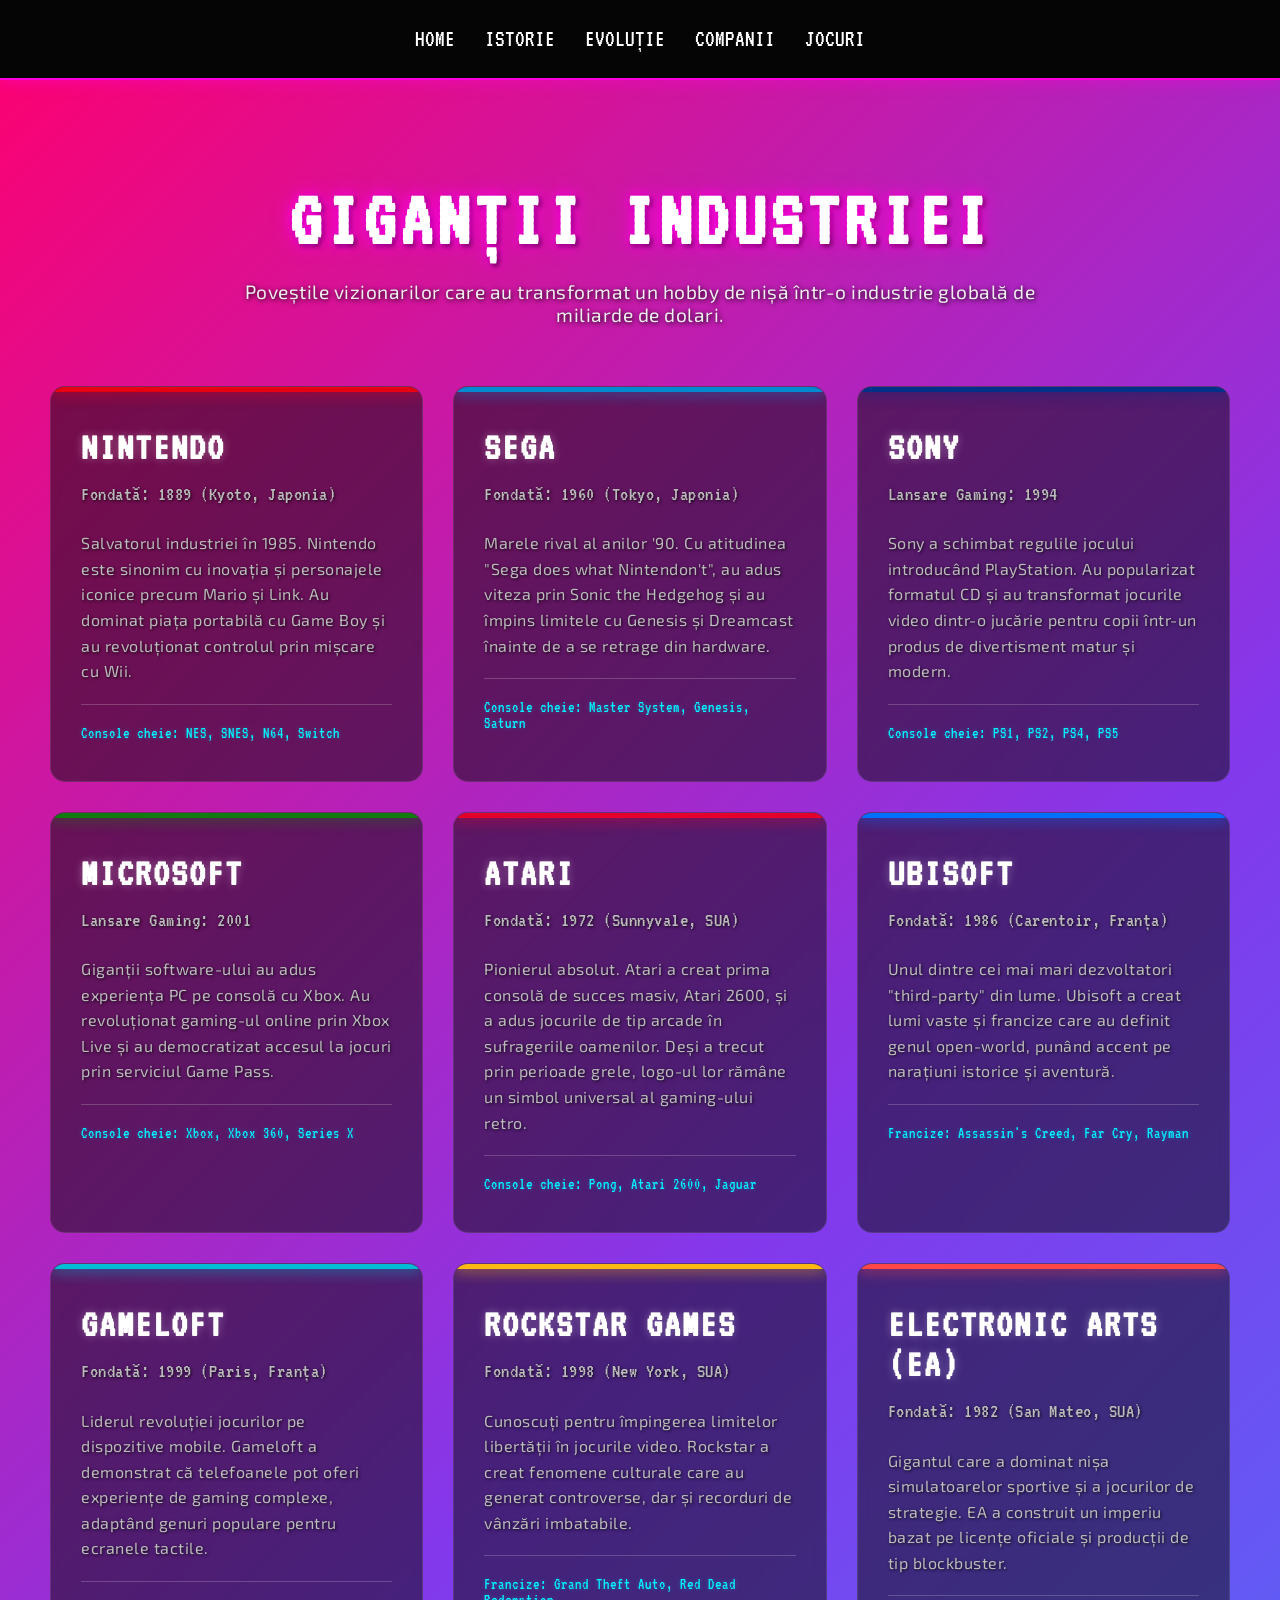
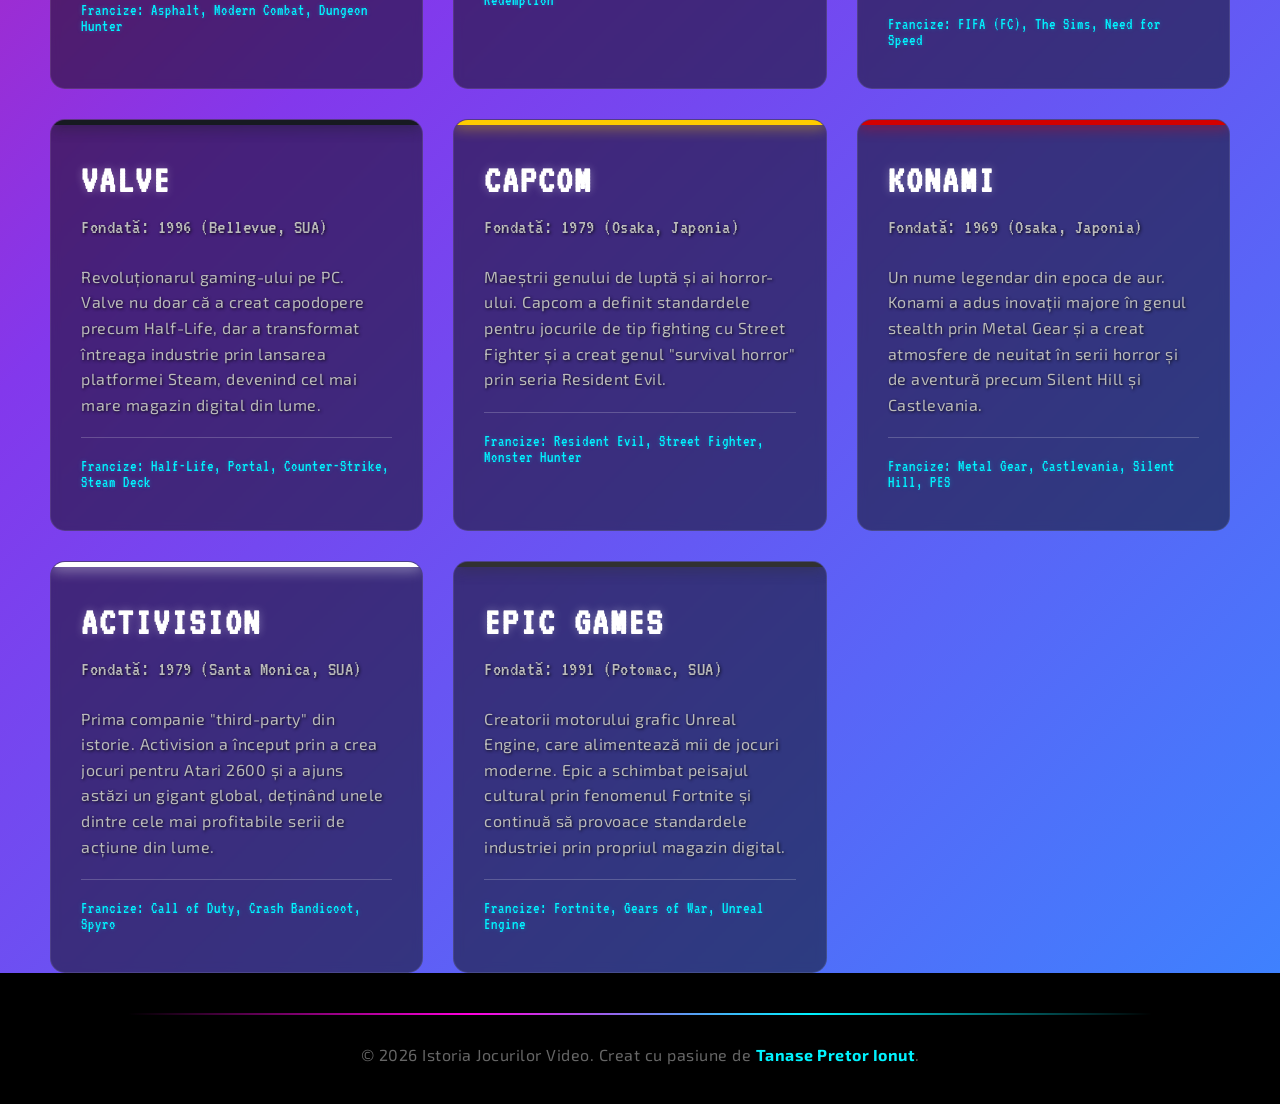
<file: html/companies.html>
<!doctype html>
<html lang="en">
  <head>
    <meta charset="UTF-8" />
    <meta name="viewport" content="width=device-width, initial-scale=1.0" />
    <title>Jocuri video</title>
    <link rel="stylesheet" href="../css/style.css" />
    <link rel="stylesheet" href="../css/companies.css" />
    <link
      rel="icon"
      type="image/svg+xml"
      href="../img/favicon-gaming.svg"
    />
  </head>

  <body>
    <header>
      <nav>
        <ul class="nav-link">
          <li><a href="../index.html">Home</a></li>
          <li><a href="history.html">Istorie</a></li>
          <li><a href="evolution.html">Evoluție</a></li>
          <li><a href="companies.html">Companii</a></li>
          <li><a href="games.html">Jocuri</a></li>
        </ul>
      </nav>
    </header>

    <main>
      <header class="companies-header">
        <h1>Giganții Industriei</h1>
        <p>
          Poveștile vizionarilor care au transformat un hobby de nișă într-o
          industrie globală de miliarde de dolari.
        </p>
      </header>

      <section class="companies-grid">
        <!-- Nintendo -->
        <div class="company-card nintendo">
          <div class="brand-line"></div>
          <h2>
            <a
              href="https://www.nintendo.com/us/?srsltid=AfmBOoqhW30DgfsHtsDU3REc0HG-0K6KBYF6Yn6KBvGPvL6pcNY02AjZ"
              >Nintendo</a
            >
          </h2>
          <p class="founding">Fondată: 1889 (Kyoto, Japonia)</p>
          <p>
            Salvatorul industriei în 1985. Nintendo este sinonim cu inovația și
            personajele iconice precum Mario și Link. Au dominat piața portabilă
            cu Game Boy și au revoluționat controlul prin mișcare cu Wii.
          </p>
          <div class="notable-gear">Console cheie: NES, SNES, N64, Switch</div>
        </div>

        <!-- Sega -->
        <div class="company-card sega">
          <div class="brand-line"></div>
          <h2><a href="https://www.sega.com">SEGA</a></h2>
          <p class="founding">Fondată: 1960 (Tokyo, Japonia)</p>
          <p>
            Marele rival al anilor '90. Cu atitudinea "Sega does what
            Nintendon't", au adus viteza prin Sonic the Hedgehog și au împins
            limitele cu Genesis și Dreamcast înainte de a se retrage din
            hardware.
          </p>
          <div class="notable-gear">
            Console cheie: Master System, Genesis, Saturn
          </div>
        </div>

        <!-- Sony -->
        <div class="company-card sony">
          <div class="brand-line"></div>
          <h2><a href="https://www.sony.com/en/">Sony</a></h2>
          <p class="founding">Lansare Gaming: 1994</p>
          <p>
            Sony a schimbat regulile jocului introducând PlayStation. Au
            popularizat formatul CD și au transformat jocurile video dintr-o
            jucărie pentru copii într-un produs de divertisment matur și modern.
          </p>
          <div class="notable-gear">Console cheie: PS1, PS2, PS4, PS5</div>
        </div>

        <!-- Microsoft -->
        <div class="company-card microsoft">
          <div class="brand-line"></div>
          <h2><a href="https://www.microsoft.com/ro-ro">Microsoft</a></h2>
          <p class="founding">Lansare Gaming: 2001</p>
          <p>
            Giganții software-ului au adus experiența PC pe consolă cu Xbox. Au
            revoluționat gaming-ul online prin Xbox Live și au democratizat
            accesul la jocuri prin serviciul Game Pass.
          </p>
          <div class="notable-gear">
            Console cheie: Xbox, Xbox 360, Series X
          </div>
        </div>

        <!-- Atari -->
        <div class="company-card atari">
          <div class="brand-line"></div>
          <h2><a href="https://atari.com">Atari</a></h2>
          <p class="founding">Fondată: 1972 (Sunnyvale, SUA)</p>
          <p>
            Pionierul absolut. Atari a creat prima consolă de succes masiv,
            Atari 2600, și a adus jocurile de tip arcade în sufrageriile
            oamenilor. Deși a trecut prin perioade grele, logo-ul lor rămâne un
            simbol universal al gaming-ului retro.
          </p>
          <div class="notable-gear">
            Console cheie: Pong, Atari 2600, Jaguar
          </div>
        </div>

        <!-- Ubisoft -->
        <div class="company-card ubisoft">
          <div class="brand-line"></div>
          <h2><a href="https://www.ubisoft.com/en-gb">Ubisoft</a></h2>
          <p class="founding">Fondată: 1986 (Carentoir, Franța)</p>
          <p>
            Unul dintre cei mai mari dezvoltatori "third-party" din lume.
            Ubisoft a creat lumi vaste și francize care au definit genul
            open-world, punând accent pe narațiuni istorice și aventură.
          </p>
          <div class="notable-gear">
            Francize: Assassin's Creed, Far Cry, Rayman
          </div>
        </div>

        <!-- Gameloft -->
        <div class="company-card gameloft">
          <div class="brand-line"></div>
          <h2><a href="https://www.gameloft.com">Gameloft</a></h2>
          <p class="founding">Fondată: 1999 (Paris, Franța)</p>
          <p>
            Liderul revoluției jocurilor pe dispozitive mobile. Gameloft a
            demonstrat că telefoanele pot oferi experiențe de gaming complexe,
            adaptând genuri populare pentru ecranele tactile.
          </p>
          <div class="notable-gear">
            Francize: Asphalt, Modern Combat, Dungeon Hunter
          </div>
        </div>

        <!-- Rockstar Games -->
        <div class="company-card rockstar">
          <div class="brand-line"></div>
          <h2><a href="https://www.rockstargames.com">Rockstar Games</a></h2>
          <p class="founding">Fondată: 1998 (New York, SUA)</p>
          <p>
            Cunoscuți pentru împingerea limitelor libertății în jocurile video.
            Rockstar a creat fenomene culturale care au generat controverse, dar
            și recorduri de vânzări imbatabile.
          </p>
          <div class="notable-gear">
            Francize: Grand Theft Auto, Red Dead Redemption
          </div>
        </div>

        <!-- Electronic Arts (EA) -->
        <div class="company-card ea">
          <div class="brand-line"></div>
          <h2><a href="https://www.ea.com">Electronic Arts (EA)</a></h2>
          <p class="founding">Fondată: 1982 (San Mateo, SUA)</p>
          <p>
            Gigantul care a dominat nișa simulatoarelor sportive și a jocurilor
            de strategie. EA a construit un imperiu bazat pe licențe oficiale și
            producții de tip blockbuster.
          </p>
          <div class="notable-gear">
            Francize: FIFA (FC), The Sims, Need for Speed
          </div>
        </div>

        <!-- Valve -->
        <div class="company-card valve">
          <div class="brand-line"></div>
          <h2><a href="https://valve.com">Valve</a></h2>
          <p class="founding">Fondată: 1996 (Bellevue, SUA)</p>
          <p>
            Revoluționarul gaming-ului pe PC. Valve nu doar că a creat
            capodopere precum Half-Life, dar a transformat întreaga industrie
            prin lansarea platformei Steam, devenind cel mai mare magazin
            digital din lume.
          </p>
          <div class="notable-gear">
            Francize: Half-Life, Portal, Counter-Strike, Steam Deck
          </div>
        </div>

        <!-- Capcom -->
        <div class="company-card capcom">
          <div class="brand-line"></div>
          <h2><a href="https://www.capcom.com">Capcom</a></h2>
          <p class="founding">Fondată: 1979 (Osaka, Japonia)</p>
          <p>
            Maeștrii genului de luptă și ai horror-ului. Capcom a definit
            standardele pentru jocurile de tip fighting cu Street Fighter și a
            creat genul "survival horror" prin seria Resident Evil.
          </p>
          <div class="notable-gear">
            Francize: Resident Evil, Street Fighter, Monster Hunter
          </div>
        </div>

        <!-- Konami -->
        <div class="company-card konami">
          <div class="brand-line"></div>
          <h2><a href="https://www.konami.com/en/">Konami</a></h2>
          <p class="founding">Fondată: 1969 (Osaka, Japonia)</p>
          <p>
            Un nume legendar din epoca de aur. Konami a adus inovații majore în
            genul stealth prin Metal Gear și a creat atmosfere de neuitat în
            serii horror și de aventură precum Silent Hill și Castlevania.
          </p>
          <div class="notable-gear">
            Francize: Metal Gear, Castlevania, Silent Hill, PES
          </div>
        </div>

        <!-- Activision -->
        <div class="company-card activision">
          <div class="brand-line"></div>
          <h2><a href="https://www.activision.com">Activision</a></h2>
          <p class="founding">Fondată: 1979 (Santa Monica, SUA)</p>
          <p>
            Prima companie "third-party" din istorie. Activision a început prin
            a crea jocuri pentru Atari 2600 și a ajuns astăzi un gigant global,
            deținând unele dintre cele mai profitabile serii de acțiune din
            lume.
          </p>
          <div class="notable-gear">
            Francize: Call of Duty, Crash Bandicoot, Spyro
          </div>
        </div>

        <!-- Epic Games -->
        <div class="company-card epic">
          <div class="brand-line"></div>
          <h2><a href="https://store.epicgames.com/en-US">Epic Games</a></h2>
          <p class="founding">Fondată: 1991 (Potomac, SUA)</p>
          <p>
            Creatorii motorului grafic Unreal Engine, care alimentează mii de
            jocuri moderne. Epic a schimbat peisajul cultural prin fenomenul
            Fortnite și continuă să provoace standardele industriei prin
            propriul magazin digital.
          </p>
          <div class="notable-gear">
            Francize: Fortnite, Gears of War, Unreal Engine
          </div>
        </div>
      </section>
    </main>
  </body>

  <footer class="main-footer">
    <div class="footer-line"></div>
    <p>
      © 2026 Istoria Jocurilor Video. Creat cu pasiune de
      <span>Tanase Pretor Ionut</span>.
    </p>
  </footer>
</html>
</file>
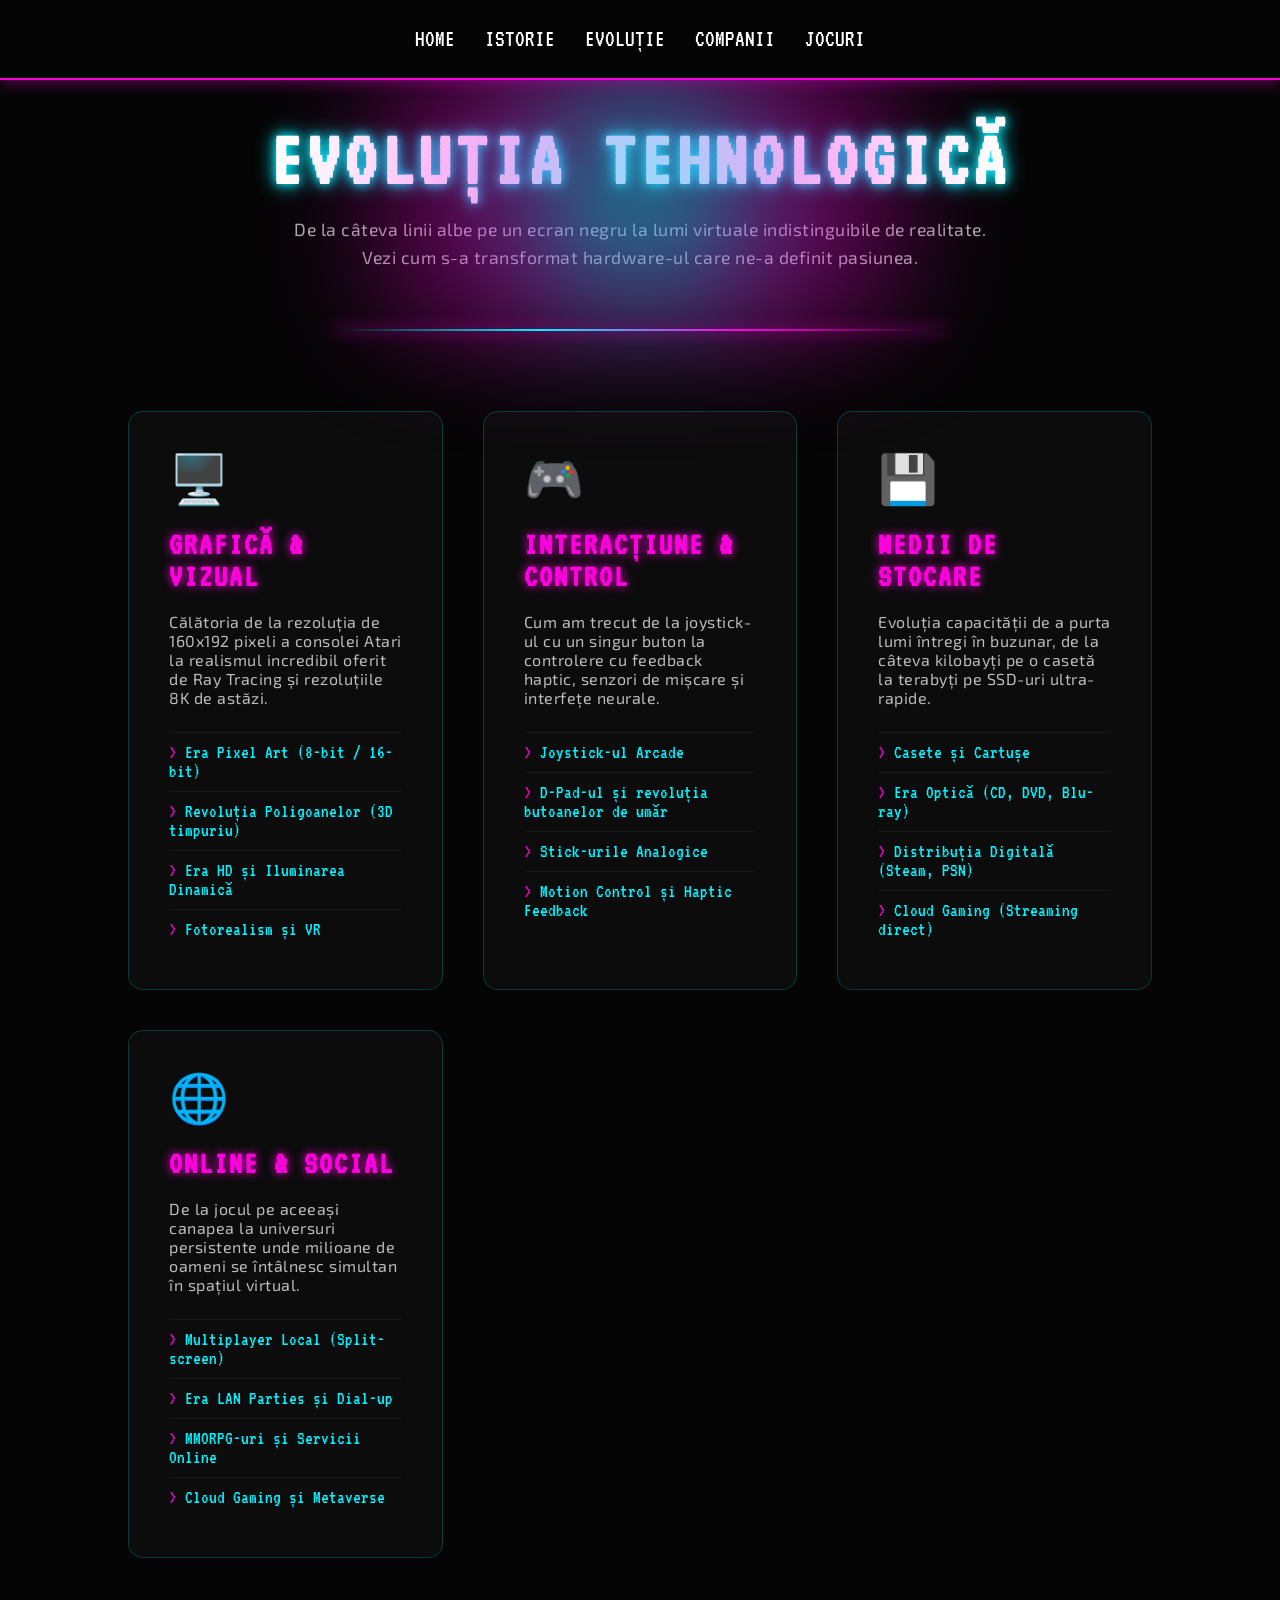
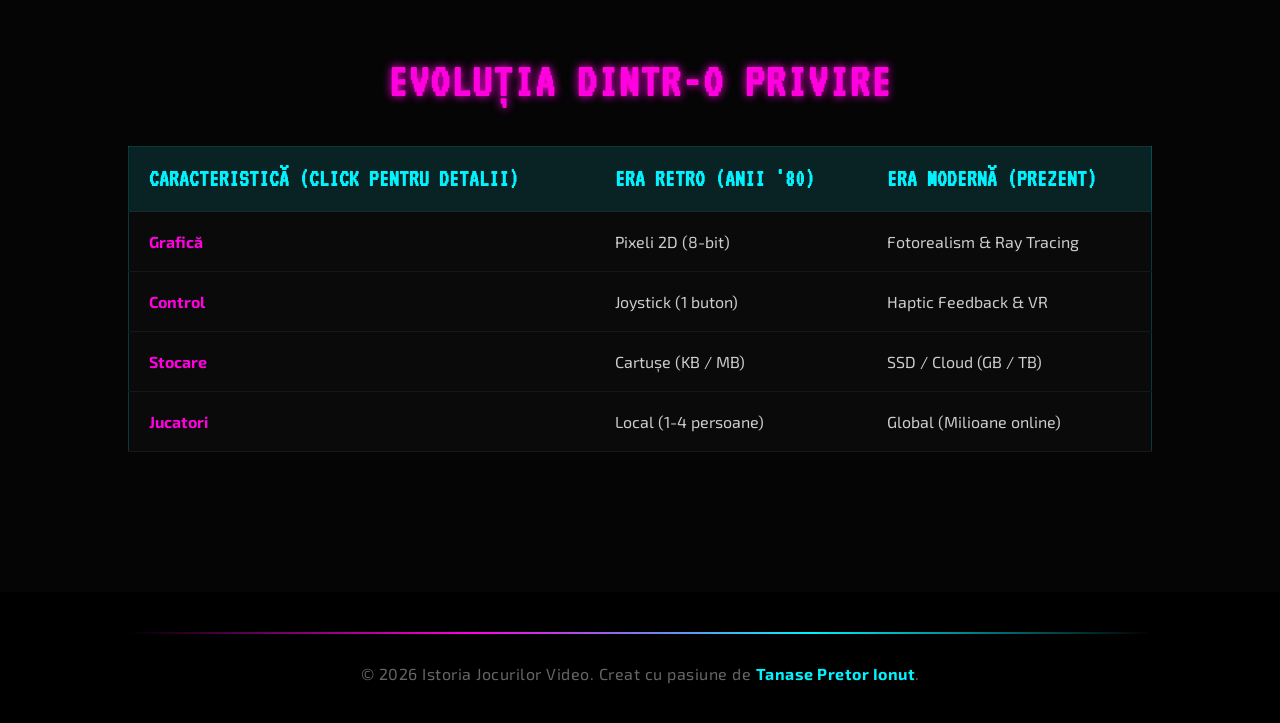
<file: html/evolution.html>
<!doctype html>
<html lang="en">
  <head>
    <meta charset="UTF-8" />
    <meta name="viewport" content="width=device-width, initial-scale=1.0" />
    <title>Jocuri video</title>
    <link rel="stylesheet" href="../css/style.css" />
    <link rel="stylesheet" href="../css/evolution.css" />
    <link
      rel="icon"
      type="image/svg+xml"
      href="../img/favicon-gaming.svg"
    />
  </head>

  <body>
    <header>
      <nav>
        <ul class="nav-link">
          <li><a href="../index.html">Home</a></li>
          <li><a href="history.html">Istorie</a></li>
          <li><a href="evolution.html">Evoluție</a></li>
          <li><a href="companies.html">Companii</a></li>
          <li><a href="games.html">Jocuri</a></li>
        </ul>
      </nav>
    </header>

    <main class="evolution-page">
      <header class="evolution-header">
        <h1>Evoluția Tehnologică</h1>
        <p>
          De la câteva linii albe pe un ecran negru la lumi virtuale
          indistinguibile de realitate. Vezi cum s-a transformat hardware-ul
          care ne-a definit pasiunea.
        </p>
      </header>

      <section class="evolution-grid">
        <!-- Grafică -->
        <div class="evo-card" id="evo-graphics">
          <div class="evo-icon">🖥️</div>
          <h2>Grafică & Vizual</h2>
          <p>
            Călătoria de la rezoluția de 160x192 pixeli a consolei Atari la
            realismul incredibil oferit de Ray Tracing și rezoluțiile 8K de
            astăzi.
          </p>
          <ul class="evo-list">
            <li>Era Pixel Art (8-bit / 16-bit)</li>
            <li>Revoluția Poligoanelor (3D timpuriu)</li>
            <li>Era HD și Iluminarea Dinamică</li>
            <li>Fotorealism și VR</li>
          </ul>
        </div>

        <!-- Controlere -->
        <div class="evo-card" id="evo-control">
          <div class="evo-icon">🎮</div>
          <h2>Interacțiune & Control</h2>
          <p>
            Cum am trecut de la joystick-ul cu un singur buton la controlere cu
            feedback haptic, senzori de mișcare și interfețe neurale.
          </p>
          <ul class="evo-list">
            <li>Joystick-ul Arcade</li>
            <li>D-Pad-ul și revoluția butoanelor de umăr</li>
            <li>Stick-urile Analogice</li>
            <li>Motion Control și Haptic Feedback</li>
          </ul>
        </div>

        <!-- Stocare -->
        <div class="evo-card" id="evo-storage">
          <div class="evo-icon">💾</div>
          <h2>Medii de Stocare</h2>
          <p>
            Evoluția capacității de a purta lumi întregi în buzunar, de la
            câteva kilobayți pe o casetă la terabyți pe SSD-uri ultra-rapide.
          </p>
          <ul class="evo-list">
            <li>Casete și Cartușe</li>
            <li>Era Optică (CD, DVD, Blu-ray)</li>
            <li>Distribuția Digitală (Steam, PSN)</li>
            <li>Cloud Gaming (Streaming direct)</li>
          </ul>
        </div>

        <!-- Online & Conectivitate -->
        <div class="evo-card" id="evo-online">
          <div class="evo-icon">🌐</div>
          <h2>Online & Social</h2>
          <p>
            De la jocul pe aceeași canapea la universuri persistente unde
            milioane de oameni se întâlnesc simultan în spațiul virtual.
          </p>
          <ul class="evo-list">
            <li>Multiplayer Local (Split-screen)</li>
            <li>Era LAN Parties și Dial-up</li>
            <li>MMORPG-uri și Servicii Online</li>
            <li>Cloud Gaming și Metaverse</li>
          </ul>
        </div>
      </section>

      <section class="comparison-section">
        <h2 class="comparison-title">Evoluția dintr-o privire</h2>
        <div class="table-container">
          <table class="comparison-table">
            <thead>
              <tr>
                <th>Caracteristică (Click pentru detalii)</th>
                <th>Era Retro (Anii '80)</th>
                <th>Era Modernă (Prezent)</th>
              </tr>
            </thead>
            <tbody>
              <tr>
                <td><a href="#evo-graphics" class="table-link">Grafică</a></td>
                <td>Pixeli 2D (8-bit)</td>
                <td>Fotorealism & Ray Tracing</td>
              </tr>
              <tr>
                <td><a href="#evo-control" class="table-link">Control</a></td>
                <td>Joystick (1 buton)</td>
                <td>Haptic Feedback & VR</td>
              </tr>
              <tr>
                <td><a href="#evo-storage" class="table-link">Stocare</a></td>
                <td>Cartușe (KB / MB)</td>
                <td>SSD / Cloud (GB / TB)</td>
              </tr>
              <tr>
                <td><a href="#evo-online" class="table-link">Jucatori</a></td>
                <td>Local (1-4 persoane)</td>
                <td>Global (Milioane online)</td>
              </tr>
            </tbody>
          </table>
        </div>
      </section>
    </main>

    <footer class="main-footer">
      <div class="footer-line"></div>
      <p>
        © 2026 Istoria Jocurilor Video. Creat cu pasiune de
        <span>Tanase Pretor Ionut</span>.
      </p>
    </footer>
  </body>
</html>
</file>
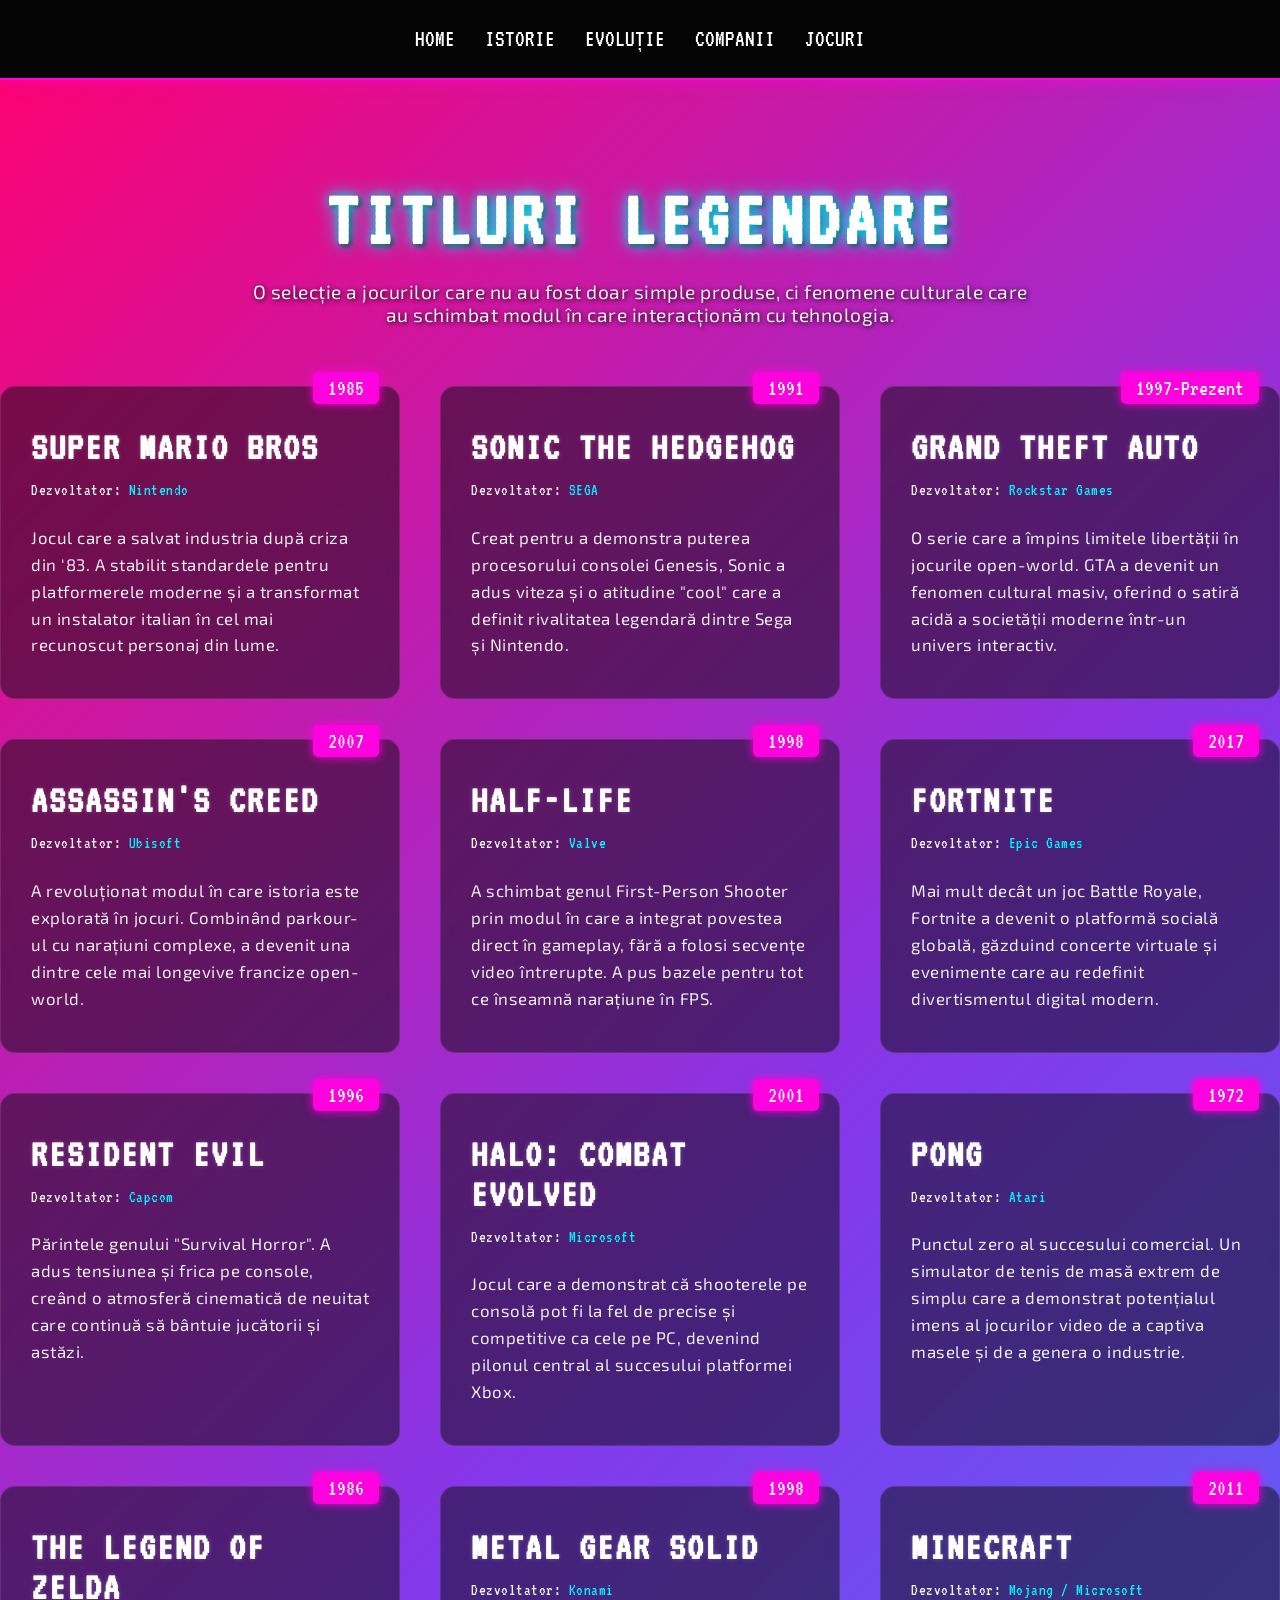
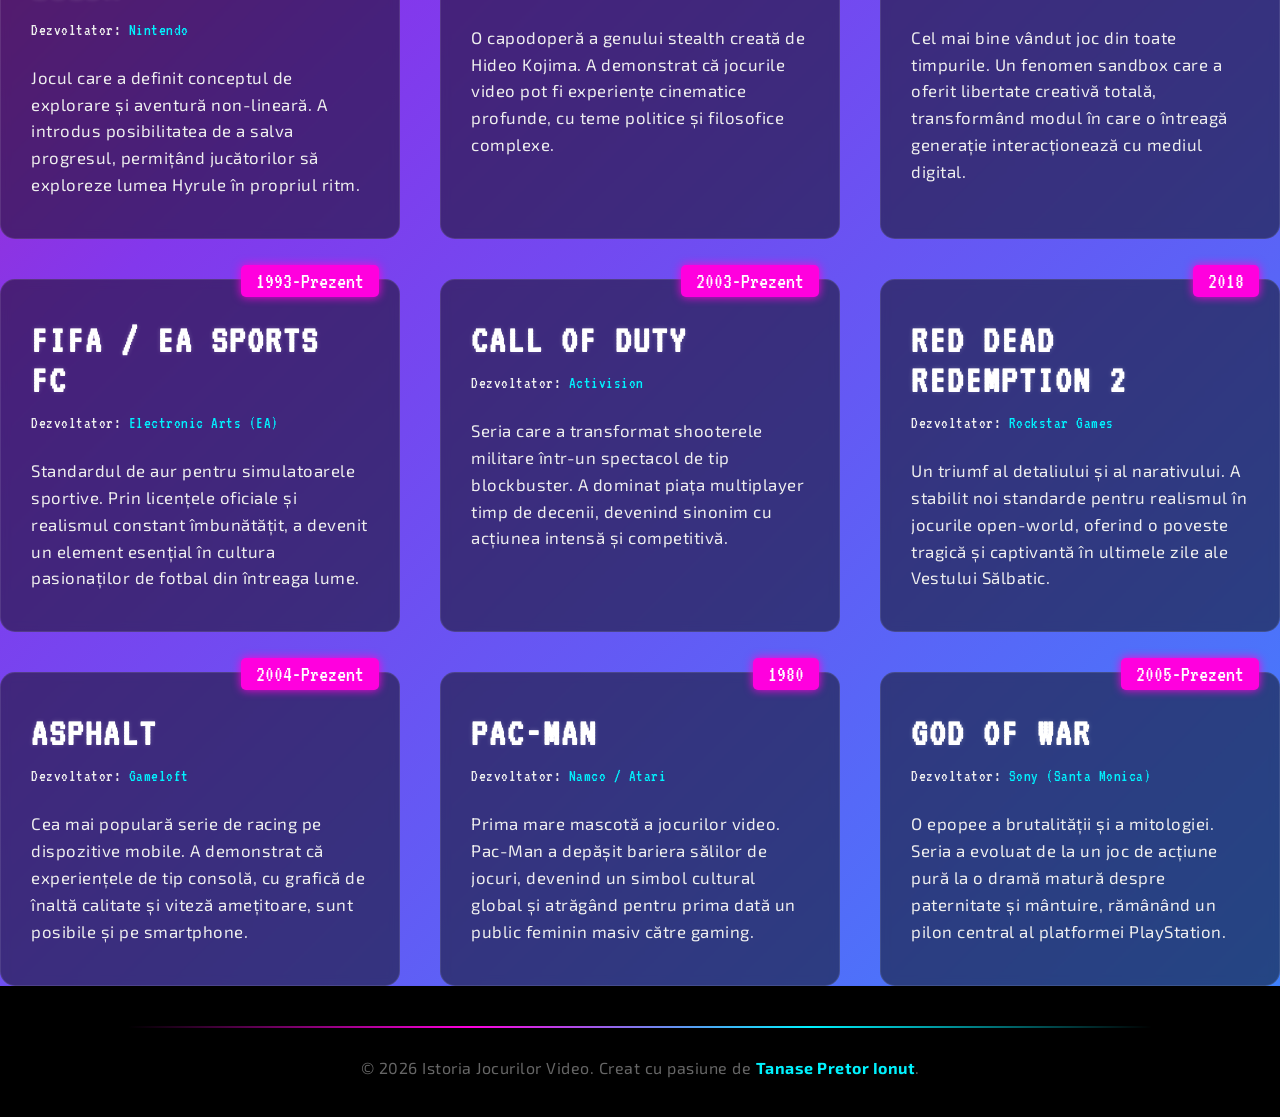
<file: html/games.html>
<!doctype html>
<html lang="en">
  <head>
    <meta charset="UTF-8" />
    <meta name="viewport" content="width=device-width, initial-scale=1.0" />
    <title>Jocuri video</title>
    <link rel="stylesheet" href="../css/style.css" />
    <link rel="stylesheet" href="../css/games.css" />
    <link
      rel="icon"
      type="image/svg+xml"
      href="../img/favicon-gaming.svg"
    />
  </head>

  <body>
    <header>
      <nav>
        <ul class="nav-link">
          <li><a href="../index.html">Home</a></li>
          <li><a href="history.html">Istorie</a></li>
          <li><a href="evolution.html">Evoluție</a></li>
          <li><a href="companies.html">Companii</a></li>
          <li><a href="games.html">Jocuri</a></li>
        </ul>
      </nav>
    </header>

    <main>
      <header class="games-header">
        <h1>Titluri Legendare</h1>
        <p>
          O selecție a jocurilor care nu au fost doar simple produse, ci
          fenomene culturale care au schimbat modul în care interacționăm cu
          tehnologia.
        </p>
      </header>

      <section class="games-grid">
        <!-- Super Mario Bros -->
        <div class="game-card">
          <div class="game-year">1985</div>
          <h2><a href="https://mario.nintendo.com">Super Mario Bros</a></h2>
          <p class="developer">
            Dezvoltator:
            <span
              ><a
                href="https://www.nintendo.com/us/?srsltid=AfmBOoqhW30DgfsHtsDU3REc0HG-0K6KBYF6Yn6KBvGPvL6pcNY02AjZ"
                >Nintendo</a
              ></span
            >
          </p>
          <p>
            Jocul care a salvat industria după criza din '83. A stabilit
            standardele pentru platformerele moderne și a transformat un
            instalator italian în cel mai recunoscut personaj din lume.
          </p>
        </div>

        <!-- Sonic the Hedgehog -->
        <div class="game-card">
          <div class="game-year">1991</div>
          <h2>
            <a href="https://www.sega.com/sonic-the-hedgehog"
              >Sonic the Hedgehog</a
            >
          </h2>
          <p class="developer">
            Dezvoltator: <span><a href="https://www.sega.com">SEGA</a></span>
          </p>
          <p>
            Creat pentru a demonstra puterea procesorului consolei Genesis,
            Sonic a adus viteza și o atitudine "cool" care a definit rivalitatea
            legendară dintre Sega și Nintendo.
          </p>
        </div>

        <!-- Grand Theft Auto -->
        <div class="game-card">
          <div class="game-year">1997-Prezent</div>
          <h2>
            <a href="https://www.rockstargames.com/gta-v">Grand Theft Auto</a>
          </h2>
          <p class="developer">
            Dezvoltator:
            <span
              ><a href="https://www.rockstargames.com">Rockstar Games</a></span
            >
          </p>
          <p>
            O serie care a împins limitele libertății în jocurile open-world.
            GTA a devenit un fenomen cultural masiv, oferind o satiră acidă a
            societății moderne într-un univers interactiv.
          </p>
        </div>

        <!-- Assassin's Creed -->
        <div class="game-card">
          <div class="game-year">2007</div>
          <h2>
            <a href="https://www.ubisoft.com/en-gb/game/assassins-creed"
              >Assassin's Creed</a
            >
          </h2>
          <p class="developer">
            Dezvoltator:
            <span><a href="https://www.ubisoft.com/en-gb">Ubisoft</a></span>
          </p>
          <p>
            A revoluționat modul în care istoria este explorată în jocuri.
            Combinând parkour-ul cu narațiuni complexe, a devenit una dintre
            cele mai longevive francize open-world.
          </p>
        </div>

        <!-- Half-Life -->
        <div class="game-card">
          <div class="game-year">1998</div>
          <h2><a href="https://www.half-life.com/en/home/">Half-Life</a></h2>
          <p class="developer">
            Dezvoltator: <span><a href="https://valve.com">Valve</a></span>
          </p>
          <p>
            A schimbat genul First-Person Shooter prin modul în care a integrat
            povestea direct în gameplay, fără a folosi secvențe video
            întrerupte. A pus bazele pentru tot ce înseamnă narațiune în FPS.
          </p>
        </div>

        <!-- Fortnite -->
        <div class="game-card">
          <div class="game-year">2017</div>
          <h2><a href="https://www.fortnite.com">Fortnite</a></h2>
          <p class="developer">
            Dezvoltator:
            <span
              ><a href="https://store.epicgames.com/en-US">Epic Games</a></span
            >
          </p>
          <p>
            Mai mult decât un joc Battle Royale, Fortnite a devenit o platformă
            socială globală, găzduind concerte virtuale și evenimente care au
            redefinit divertismentul digital modern.
          </p>
        </div>

        <!-- Resident Evil -->
        <div class="game-card">
          <div class="game-year">1996</div>
          <h2>
            <a href="https://game.capcom.com/residentevil/en/">Resident Evil</a>
          </h2>
          <p class="developer">
            Dezvoltator:
            <span><a href="https://www.capcom.com">Capcom</a></span>
          </p>
          <p>
            Părintele genului "Survival Horror". A adus tensiunea și frica pe
            console, creând o atmosferă cinematică de neuitat care continuă să
            bântuie jucătorii și astăzi.
          </p>
        </div>

        <!-- Halo: Combat Evolved -->
        <div class="game-card">
          <div class="game-year">2001</div>
          <h2>
            <a href="https://www.halowaypoint.com">Halo: Combat Evolved</a>
          </h2>
          <p class="developer">
            Dezvoltator:
            <span><a href="https://www.microsoft.com/ro-ro">Microsoft</a></span>
          </p>
          <p>
            Jocul care a demonstrat că shooterele pe consolă pot fi la fel de
            precise și competitive ca cele pe PC, devenind pilonul central al
            succesului platformei Xbox.
          </p>
        </div>

        <!-- Pong -->
        <div class="game-card">
          <div class="game-year">1972</div>
          <h2><a href="https://www.ponggame.org">Pong</a></h2>
          <p class="developer">
            Dezvoltator: <span><a href="https://atari.com">Atari</a></span>
          </p>
          <p>
            Punctul zero al succesului comercial. Un simulator de tenis de masă
            extrem de simplu care a demonstrat potențialul imens al jocurilor
            video de a captiva masele și de a genera o industrie.
          </p>
        </div>

        <!-- The Legend of Zelda -->
        <div class="game-card">
          <div class="game-year">1986</div>
          <h2><a href="https://zelda.nintendo.com">The Legend of Zelda</a></h2>
          <p class="developer">
            Dezvoltator:
            <span
              ><a
                href="https://www.nintendo.com/us/?srsltid=AfmBOoqhW30DgfsHtsDU3REc0HG-0K6KBYF6Yn6KBvGPvL6pcNY02AjZ"
                >Nintendo</a
              ></span
            >
          </p>
          <p>
            Jocul care a definit conceptul de explorare și aventură non-lineară.
            A introdus posibilitatea de a salva progresul, permițând jucătorilor
            să exploreze lumea Hyrule în propriul ritm.
          </p>
        </div>

        <!-- Metal Gear Solid -->
        <div class="game-card">
          <div class="game-year">1998</div>
          <h2>
            <a
              href="https://www.konami.com/mg/gate?p=a3rWU3ZOc4kTgDTsNbn5mw%3D%3D"
              >Metal Gear Solid</a
            >
          </h2>
          <p class="developer">
            Dezvoltator:
            <span><a href="https://www.konami.com/en/">Konami</a></span>
          </p>
          <p>
            O capodoperă a genului stealth creată de Hideo Kojima. A demonstrat
            că jocurile video pot fi experiențe cinematice profunde, cu teme
            politice și filosofice complexe.
          </p>
        </div>

        <!-- Minecraft -->
        <div class="game-card">
          <div class="game-year">2011</div>
          <h2><a href="https://www.minecraft.net/en-us">Minecraft</a></h2>
          <p class="developer">
            Dezvoltator:
            <span
              >Mojang /
              <a href="https://www.microsoft.com/ro-ro">Microsoft</a></span
            >
          </p>
          <p>
            Cel mai bine vândut joc din toate timpurile. Un fenomen sandbox care
            a oferit libertate creativă totală, transformând modul în care o
            întreagă generație interacționează cu mediul digital.
          </p>
        </div>

        <!-- FIFA / FC Series -->
        <div class="game-card">
          <div class="game-year">1993-Prezent</div>
          <h2><a href="https://www.fifa.com/en">FIFA / EA Sports FC</a></h2>
          <p class="developer">
            Dezvoltator:
            <span><a href="https://www.ea.com">Electronic Arts (EA)</a></span>
          </p>
          <p>
            Standardul de aur pentru simulatoarele sportive. Prin licențele
            oficiale și realismul constant îmbunătățit, a devenit un element
            esențial în cultura pasionaților de fotbal din întreaga lume.
          </p>
        </div>

        <!-- Call of Duty -->
        <div class="game-card">
          <div class="game-year">2003-Prezent</div>
          <h2><a href="https://www.callofduty.com">Call of Duty</a></h2>
          <p class="developer">
            Dezvoltator:
            <span><a href="https://www.activision.com">Activision</a></span>
          </p>
          <p>
            Seria care a transformat shooterele militare într-un spectacol de
            tip blockbuster. A dominat piața multiplayer timp de decenii,
            devenind sinonim cu acțiunea intensă și competitivă.
          </p>
        </div>

        <!-- Red Dead Redemption 2 -->
        <div class="game-card">
          <div class="game-year">2018</div>
          <h2>
            <a href="https://www.rockstargames.com/reddeadredemption2"
              >Red Dead Redemption 2</a
            >
          </h2>
          <p class="developer">
            Dezvoltator:
            <span
              ><a href="https://www.rockstargames.com">Rockstar Games</a></span
            >
          </p>
          <p>
            Un triumf al detaliului și al narativului. A stabilit noi standarde
            pentru realismul în jocurile open-world, oferind o poveste tragică
            și captivantă în ultimele zile ale Vestului Sălbatic.
          </p>
        </div>

        <!-- Asphalt Series -->
        <div class="game-card">
          <div class="game-year">2004-Prezent</div>
          <h2><a href="https://asphaltlegends.com">Asphalt</a></h2>
          <p class="developer">
            Dezvoltator:
            <span><a href="https://www.gameloft.com">Gameloft</a></span>
          </p>
          <p>
            Cea mai populară serie de racing pe dispozitive mobile. A demonstrat
            că experiențele de tip consolă, cu grafică de înaltă calitate și
            viteză amețitoare, sunt posibile și pe smartphone.
          </p>
        </div>

        <!-- Pac-Man -->
        <div class="game-card">
          <div class="game-year">1980</div>
          <h2><a href="https://www.pacman.com/en/">Pac-Man</a></h2>
          <p class="developer">
            Dezvoltator:
            <span
              ><a href="https://www.bandainamcoent.com">Namco</a> /
              <a href="https://atari.com">Atari</a></span
            >
          </p>
          <p>
            Prima mare mascotă a jocurilor video. Pac-Man a depășit bariera
            sălilor de jocuri, devenind un simbol cultural global și atrăgând
            pentru prima dată un public feminin masiv către gaming.
          </p>
        </div>

        <!-- God of War -->
        <div class="game-card">
          <div class="game-year">2005-Prezent</div>
          <h2>
            <a href="https://www.playstation.com/en-us/god-of-war/"
              >God of War</a
            >
          </h2>
          <p class="developer">
            Dezvoltator:
            <span
              ><a href="https://sms.playstation.com"
                >Sony (Santa Monica)</a
              ></span
            >
          </p>
          <p>
            O epopee a brutalității și a mitologiei. Seria a evoluat de la un
            joc de acțiune pură la o dramă matură despre paternitate și
            mântuire, rămânând un pilon central al platformei PlayStation.
          </p>
        </div>
      </section>
    </main>

    <footer class="main-footer">
      <div class="footer-line"></div>
      <p>
        © 2026 Istoria Jocurilor Video. Creat cu pasiune de
        <span>Tanase Pretor Ionut</span>.
      </p>
    </footer>
  </body>
</html>
</file>
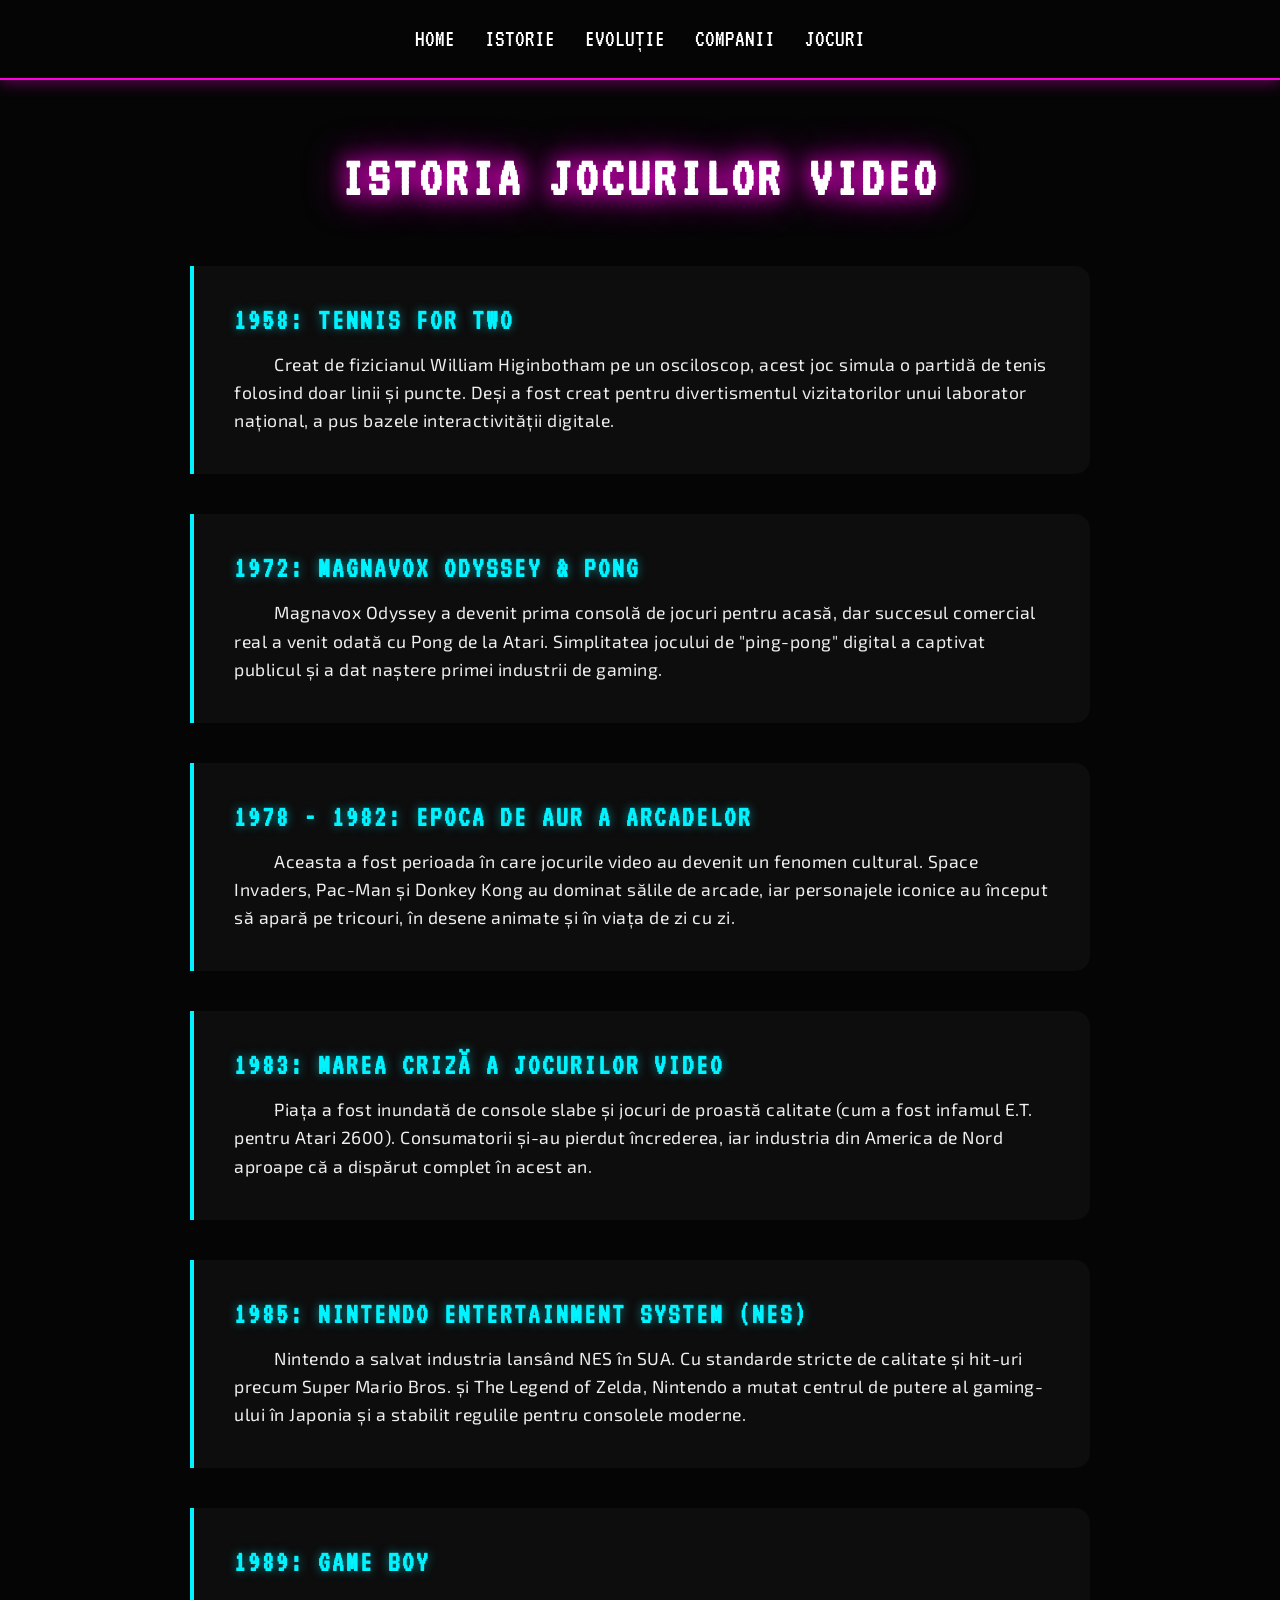
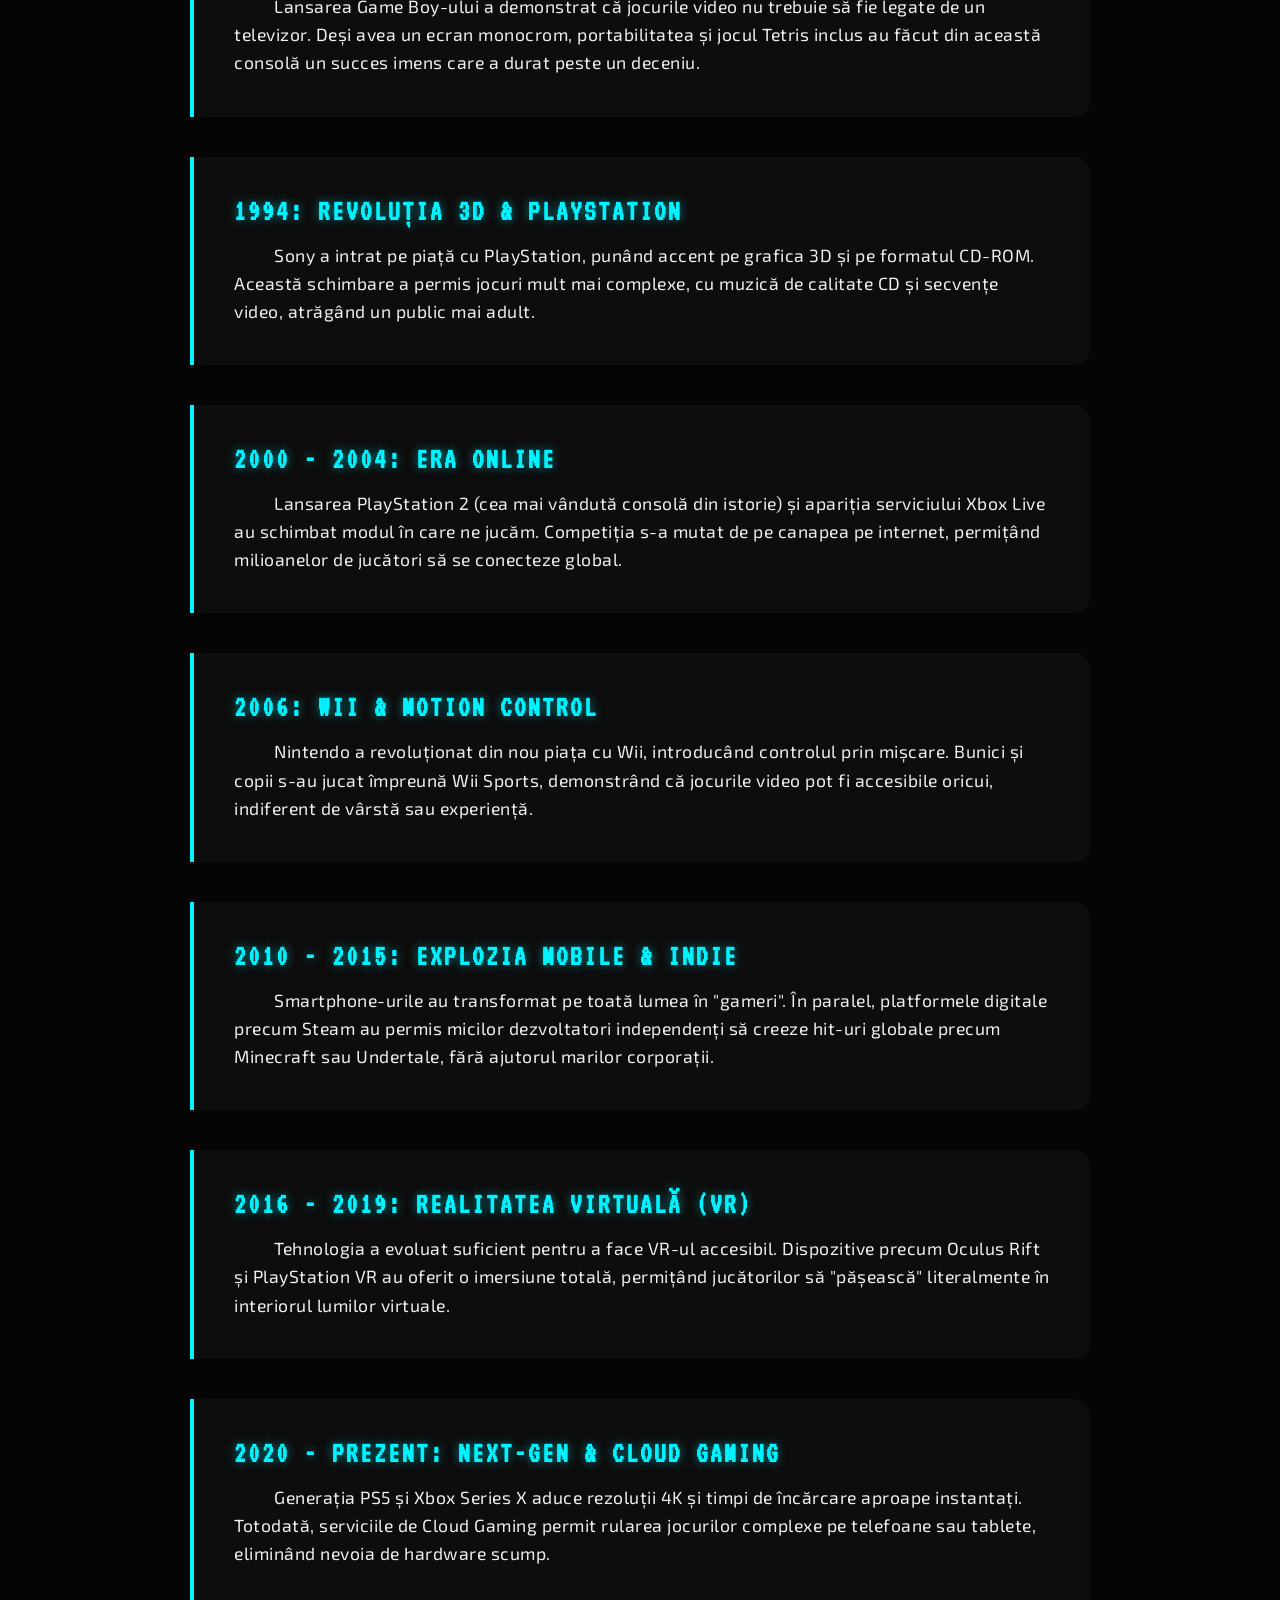
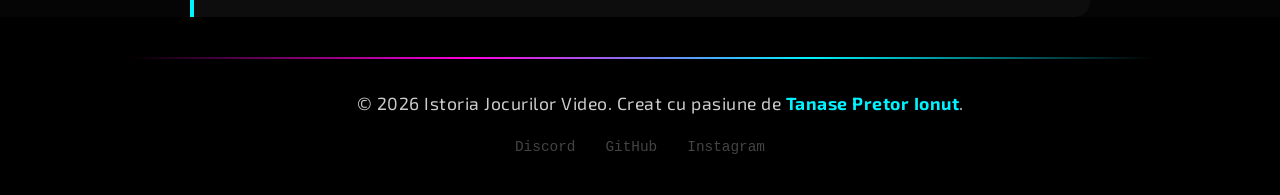
<file: html/history.html>
<!doctype html>
<html lang="en">
  <head>
    <meta charset="UTF-8" />
    <meta name="viewport" content="width=device-width, initial-scale=1.0" />
    <title>Jocuri video</title>
    <link rel="stylesheet" href="../css/style.css" />
    <link rel="stylesheet" href="../css/history.css" />
    <link
      rel="icon"
      type="image/svg+xml"
      href="../img/favicon-gaming.svg"
    />
  </head>

  <body>
    <header>
      <nav>
        <ul class="nav-link">
          <li><a href="../index.html">Home</a></li>
          <li><a href="history.html">Istorie</a></li>
          <li><a href="evolution.html">Evoluție</a></li>
          <li><a href="companies.html">Companii</a></li>
          <li><a href="games.html">Jocuri</a></li>
        </ul>
      </nav>
    </header>

    <main class="history-page">
      <h1 class="page-title">Istoria Jocurilor Video</h1>

      <section id="era-1958" class="history-section">
        <h2>
          1958:
          <a href="https://www.bnl.gov/about/history/firstvideo.php"
            >Tennis for Two</a
          >
        </h2>
        <p>
          Creat de fizicianul William Higinbotham pe un osciloscop, acest joc
          simula o partidă de tenis folosind doar linii și puncte. Deși a fost
          creat pentru divertismentul vizitatorilor unui laborator național, a
          pus bazele interactivității digitale.
        </p>
      </section>

      <section id="era-1972" class="history-section">
        <h2>
          1972:
          <a href="https://www.magnavox-odyssey.com">Magnavox Odyssey</a> &
          <a href="https://www.ponggame.org">Pong</a>
        </h2>
        <p>
          Magnavox Odyssey a devenit prima consolă de jocuri pentru acasă, dar
          succesul comercial real a venit odată cu Pong de la Atari. Simplitatea
          jocului de "ping-pong" digital a captivat publicul și a dat naștere
          primei industrii de gaming.
        </p>
      </section>

      <section id="era-1978" class="history-section">
        <h2>1978 - 1982: Epoca de Aur a Arcadelor</h2>
        <p>
          Aceasta a fost perioada în care jocurile video au devenit un fenomen
          cultural. Space Invaders, Pac-Man și Donkey Kong au dominat sălile de
          arcade, iar personajele iconice au început să apară pe tricouri, în
          desene animate și în viața de zi cu zi.
        </p>
      </section>

      <section id="era-1983" class="history-section">
        <h2>1983: Marea Criză a Jocurilor Video</h2>
        <p>
          Piața a fost inundată de console slabe și jocuri de proastă calitate
          (cum a fost infamul E.T. pentru Atari 2600). Consumatorii și-au
          pierdut încrederea, iar industria din America de Nord aproape că a
          dispărut complet în acest an.
        </p>
      </section>

      <section id="era-1985" class="history-section">
        <h2>
          1985:
          <a
            href="https://www.nintendo.com/en-gb/Hardware/Nintendo-History/Nintendo-Entertainment-System/Nintendo-Entertainment-System-627024.html?srsltid=AfmBOori-ZSBfZw1INN7KPDNmwdwsfMN5nayTEuQnTOlgVa_BmKnHN2A"
            >Nintendo Entertainment System (NES)</a
          >
        </h2>
        <p>
          Nintendo a salvat industria lansând NES în SUA. Cu standarde stricte
          de calitate și hit-uri precum Super Mario Bros. și The Legend of
          Zelda, Nintendo a mutat centrul de putere al gaming-ului în Japonia și
          a stabilit regulile pentru consolele moderne.
        </p>
      </section>

      <section id="era-1989" class="history-section">
        <h2>
          1989:
          <a
            href="https://www.nintendo.com/en-gb/Hardware/Nintendo-History/Game-Boy/Game-Boy-627031.html?srsltid=AfmBOopko8kqYtA5OmA7RUY4ZDCCBmx3YNn4QI3iHqOj6BGCEdm8l7Mw"
            >Game Boy</a
          >
        </h2>
        <p>
          Lansarea Game Boy-ului a demonstrat că jocurile video nu trebuie să
          fie legate de un televizor. Deși avea un ecran monocrom,
          portabilitatea și jocul Tetris inclus au făcut din această consolă un
          succes imens care a durat peste un deceniu.
        </p>
      </section>

      <section id="era-1994" class="history-section">
        <h2>
          1994: Revoluția 3D &
          <a href="https://www.playstation.com/en-ro/">PlayStation</a>
        </h2>
        <p>
          Sony a intrat pe piață cu PlayStation, punând accent pe grafica 3D și
          pe formatul CD-ROM. Această schimbare a permis jocuri mult mai
          complexe, cu muzică de calitate CD și secvențe video, atrăgând un
          public mai adult.
        </p>
      </section>

      <section id="era-2000" class="history-section">
        <h2>2000 - 2004: Era Online</h2>
        <p>
          Lansarea PlayStation 2 (cea mai vândută consolă din istorie) și
          apariția serviciului Xbox Live au schimbat modul în care ne jucăm.
          Competiția s-a mutat de pe canapea pe internet, permițând milioanelor
          de jucători să se conecteze global.
        </p>
      </section>

      <section id="era-2006" class="history-section">
        <h2>2006: <a href="https://wii.com">Wii</a> & Motion Control</h2>
        <p>
          Nintendo a revoluționat din nou piața cu Wii, introducând controlul
          prin mișcare. Bunici și copii s-au jucat împreună Wii Sports,
          demonstrând că jocurile video pot fi accesibile oricui, indiferent de
          vârstă sau experiență.
        </p>
      </section>

      <section id="era-2010" class="history-section">
        <h2>2010 - 2015: Explozia Mobile & Indie</h2>
        <p>
          Smartphone-urile au transformat pe toată lumea în "gameri". În
          paralel, platformele digitale precum Steam au permis micilor
          dezvoltatori independenți să creeze hit-uri globale precum Minecraft
          sau Undertale, fără ajutorul marilor corporații.
        </p>
      </section>

      <section id="era-2016" class="history-section">
        <h2>2016 - 2019: Realitatea Virtuală (VR)</h2>
        <p>
          Tehnologia a evoluat suficient pentru a face VR-ul accesibil.
          Dispozitive precum Oculus Rift și PlayStation VR au oferit o imersiune
          totală, permițând jucătorilor să "pășească" literalmente în interiorul
          lumilor virtuale.
        </p>
      </section>

      <section id="era-2020" class="history-section">
        <h2>2020 - Prezent: Next-Gen & Cloud Gaming</h2>
        <p>
          Generația PS5 și Xbox Series X aduce rezoluții 4K și timpi de
          încărcare aproape instantați. Totodată, serviciile de Cloud Gaming
          permit rularea jocurilor complexe pe telefoane sau tablete, eliminând
          nevoia de hardware scump.
        </p>
      </section>
    </main>

    <footer class="main-footer">
      <div class="footer-line"></div>
      <p>
        © 2026 Istoria Jocurilor Video. Creat cu pasiune de
        <span>Tanase Pretor Ionut</span>.
      </p>
      <div class="footer-socials">
        <a href="#">Discord</a>
        <a href="#">GitHub</a>
        <a href="#">Instagram</a>
      </div>
    </footer>
  </body>
</html>
</file>
<file: css/style.css>
@import url('https://fonts.googleapis.com/css2?family=Exo+2:ital,wght@0,100..900;1,100..900&family=Orbitron:wght@400..900&family=VT323&display=swap');

* {
      padding: 0;
      margin: 0;
      box-sizing: border-box;
}

html,
body {
      max-width: 100%;
      overflow-x: hidden;
      overflow-y: auto;
}

body {
      background: linear-gradient(135deg, #ff006e 0%, #8338ec 50%, #3a86ff 100%);
}

/* Fonts */
h1,
h2,
h3,
h4,
h5,
h6 {
      font-family: 'VT323', monospace;
      text-transform: uppercase;
      letter-spacing: 2px;
}

h1 {
      font-size: 4.5rem;
}

h2 {
      font-size: 2.5rem;
}

p {
      font-family: 'Exo 2', sans-serif;
      font-weight: 400;
      letter-spacing: 0.5px;
}


/*Header and Nav*/

nav {
      display: flex;
      position: fixed;
      top: 0;
      left: 0;
      width: 100%;
      height: 80px;
      z-index: 1000;
      justify-content: center;
      align-items: center;
      background-color: #050505;
      border-bottom: 2px solid #ff00de;
      box-shadow: 0 2px 15px rgba(255, 0, 222, 0.4);
      margin: 0;
      padding: 0;
}

.nav-link {
      display: flex;
      list-style: none;
      gap: 30px;
      margin: 0;
      padding: 0;
}

.nav-link a {
      font-family: 'VT323', monospace;
      color: white;
      text-decoration: none;
      font-size: 1.5rem;
      text-transform: uppercase;
      transition: 0.3s;
}

.nav-link a:hover {
  color: #00f3ff;
  text-shadow: 0 0 10px #00f3ff;
}

/* Footer */
.main-footer {
      padding: 40px 10%;
      background: #000;
      text-align: center;
      color: #666;
      font-family: 'Courier New', Courier, monospace;
}

.footer-line {
      height: 2px;
      background: linear-gradient(90deg, transparent, #ff00de, #00f3ff, transparent);
      margin-bottom: 30px;
}

.main-footer span {
      color: #00f3ff;
      font-weight: bold;
}

.footer-socials {
      margin-top: 20px;
      display: flex;
      justify-content: center;
      gap: 30px;
}

.footer-socials a {
      color: #444;
      text-decoration: none;
      font-size: 0.9rem;
      transition: 0.3s;
}

.footer-socials a:hover {
      color: #ff00de;
      text-shadow: 0 0 5px #ff00de;
}
</file>
<file: css/companies.css>
@import url('https://fonts.googleapis.com/css2?family=Exo+2:ital,wght@0,100..900;1,100..900&family=Orbitron:wght@400..900&family=VT323&display=swap');

.companies-page {
      background-color: #050505;
      min-height: 100vh;
      padding: 60px 10%;
      color: white;
}

.companies-header {
      text-align: center;
      padding-top: 180px;
      margin-bottom: 60px;
      position: relative;
      z-index: 10;
}

.companies-header h1 {
      font-family: 'VT323', monospace;
      font-size: 5rem;
      color: #fff;
      text-transform: uppercase;
      letter-spacing: 5px;
      text-shadow:
            0 0 10px #ff00de,
            0 0 20px #ff00de,
            2px 2px 5px #000;
}

.companies-header p {
      font-family: 'Exo 2', sans-serif;
      max-width: 800px;
      margin: 20px auto 0;
      color: #eee;
      font-size: 1.2rem;
      text-indent: 0;
      text-shadow: 1px 1px 5px #000;
}

.companies-grid {
      display: grid;
      grid-template-columns: repeat(auto-fit, minmax(350px, 1fr));
      gap: 30px;
      margin: 50px auto 0;
      padding: 0 50px;
}

.company-card {
      background: rgba(10, 10, 10, 0.5);
      backdrop-filter: blur(5px);
      padding: 40px 30px;
      border-radius: 15px;
      border: 1px solid rgba(255, 255, 255, 0.1);
      transition: all 0.4s ease;
      position: relative;
      overflow: hidden;
}

.company-card a {
      text-decoration: none;
      color: inherit;
}

.company-card a:hover {
      color: #ff00de;
}

.company-card a:after {
      text-decoration: none;
      color: inherit;
}

.company-card p {
      color: #000;
      /* Alb pur pentru vizibilitate maximă */
      font-weight: 400;
      line-height: 1.7;
      /* O umbră neagră foarte fină care ajută textul să "plutească" peste culori */
      text-shadow: 1px 1px 3px rgba(0, 0, 0, 0.8);
      margin-bottom: 25px;
}

.company-card:hover {
      transform: translateY(-10px);
      background: rgba(255, 255, 255, 0.06);
}

.company-card h2 {
      font-family: 'VT323', monospace;
      font-size: 2.8rem;
      color: #fff;
      text-shadow: 0 0 10px rgba(255, 255, 255, 0.3);
      margin-bottom: 5px;
}

.brand-line {
      position: absolute;
      top: 0;
      left: 0;
      width: 100%;
      height: 5px;
}

.notable-gear {
      color: #00f3ff;
      font-size: 1rem;
      border-top: 1px solid rgba(255, 255, 255, 0.2);
      padding-top: 20px;
      font-family: 'VT323', monospace;
      letter-spacing: 1px;
      text-shadow: 0 0 5px rgba(0, 243, 255, 0.3);
}

/* Colors for each brand */
.nintendo .brand-line {
      background: #e60012;
      box-shadow: 0 0 15px #e60012;
}

.sega .brand-line {
      background: #0089cf;
      box-shadow: 0 0 15px #0089cf;
}

.sony .brand-line {
      background: #003087;
      box-shadow: 0 0 15px #003087;
}

.microsoft .brand-line {
      background: #107c10;
      box-shadow: 0 0 15px #107c10;
}

.company-card h2 {
      font-size: 2.5rem;
      margin-bottom: 10px;
      color: #fff;
}

.founding {
      color: #00f3ff;
      font-family: 'VT323', monospace;
      font-size: 1.3rem;
      margin-bottom: 20px;
}

.company-card p {
      text-indent: 0;
      line-height: 1.6;
      color: #bbb;
      margin-bottom: 20px;
}

.atari .brand-line {
      background: #e4002b;
      box-shadow: 0 0 15px #e4002b;
}

.ubisoft .brand-line {
      background: #0070ff;
      box-shadow: 0 0 15px #0070ff;
}

.gameloft .brand-line {
      background: #00bcd4;
      box-shadow: 0 0 15px #00bcd4;
}

.rockstar .brand-line {
      background: #fdb913;
      box-shadow: 0 0 15px #fdb913;
}

.ea .brand-line {
      background: #ff4747;
      box-shadow: 0 0 15px #ff4747;
}

.valve .brand-line {
      background: #171a21;
      box-shadow: 0 0 15px #171a21;
}

.capcom .brand-line {
      background: #ffcc00;
      box-shadow: 0 0 15px #ffcc00;
}

.konami .brand-line {
      background: #d30000;
      box-shadow: 0 0 15px #d30000;
}

.activision .brand-line {
      background: #ffffff;
      box-shadow: 0 0 15px #ffffff;
}

.epic .brand-line {
      background: #313131;
      box-shadow: 0 0 15px #313131;
}

/* Hover effect */
.company-card:hover {
      border-color: rgba(255, 255, 255, 0.4);
      background: rgba(255, 255, 255, 0.08);
}
</file>
<file: css/evolution.css>
@import url('https://fonts.googleapis.com/css2?family=Exo+2:ital,wght@0,100..900;1,100..900&family=Orbitron:wght@400..900&family=VT323&display=swap');

html {
  scroll-behavior: smooth;
}

.evolution-page {
      background-color: #050505;
      min-height: 100vh;
      padding: 60px 10%;
      color: white;
}

.evolution-header {
      text-align: center;
      margin-bottom: 80px;
      padding: 60px 20px;
      background: transparent;
      position: relative;
}

.evolution-header::before {
      content: "";
      position: absolute;
      top: 50%;
      left: 50%;
      transform: translate(-50%, -50%);
      width: 600px;
      height: 300px;
      background: radial-gradient(circle,
                  rgba(0, 243, 255, 0.6) 0%,
                  rgba(255, 0, 222, 0.4) 50%,
                  transparent 100%);
      filter: blur(50px);
}

.evolution-header::after {
      content: "";
      position: absolute;
      bottom: 0;
      left: 50%;
      transform: translateX(-50%);
      width: 60%;
      height: 2px;
      background: linear-gradient(90deg, transparent, #00f3ff, #ff00de, transparent);
      box-shadow: 0 0 15px #ff00de;
}


.evolution-header h1 {
      font-family: 'VT323', monospace;
      font-size: 5rem;
      color: #fff;
      text-transform: uppercase;
      letter-spacing: 5px;
      margin-bottom: 15px;
      text-shadow:
            0 0 10px #00f3ff,
            0 0 20px #00f3ff;
}

.evolution-header p {
      font-family: 'Exo 2', sans-serif;
      max-width: 700px;
      margin: 0 auto;
      color: #aaa;
      font-size: 1.1rem;
      text-indent: 0;
      line-height: 1.6;
}

/* Card Grid */
.evolution-grid {
      display: grid;
      grid-template-columns: repeat(auto-fit, minmax(300px, 1fr));
      gap: 40px;
}

.evo-card {
      background: rgba(255, 255, 255, 0.03);
      border: 1px solid rgba(0, 243, 255, 0.2);
      padding: 40px;
      border-radius: 15px;
      position: relative;
      transition: 0.4s;
}

.evo-card:hover {
      transform: translateY(-10px);
      border-color: #ff00de;
      box-shadow: 0 10px 30px rgba(255, 0, 222, 0.2);
}

.evo-icon {
      font-size: 3rem;
      margin-bottom: 20px;
}

.evo-card h2 {
      color: #ff00de;
      font-size: 2rem;
      margin-bottom: 20px;
      text-shadow: 0 0 10px #ff00de;
}

.evo-card p {
      text-indent: 0;
      /* În carduri arată mai bine fără indentare */
      margin-bottom: 25px;
      font-size: 1rem;
      color: #bbb;
}

.evo-list {
      list-style: none;
      padding: 0;
}

.evo-list li {
      padding: 10px 0;
      border-top: 1px solid rgba(255, 255, 255, 0.05);
      color: #00f3ff;
      font-family: 'VT323', monospace;
      font-size: 1.2rem;
}

.evo-list li::before {
      content: "> ";
      color: #ff00de;
}

/* Comparison Section */
.comparison-section {
  margin-top: 100px;
  padding-bottom: 80px;
}

.comparison-title {
  font-family: 'VT323', monospace;
  font-size: 3rem;
  color: #ff00de;
  text-align: center;
  margin-bottom: 40px;
  text-shadow: 0 0 10px #ff00de;
}

.table-container {
  overflow-x: auto;
}

.table-link {
  color: #ff00de !important;
  text-decoration: none;
  display: block;
  width: 100%;
  transition: 0.3s;
}

.table-link:hover {
  color: #00f3ff !important;
  text-shadow: 0 0 8px #00f3ff;
  transform: translateX(5px);
}

.evo-card:target {
  border-color: #ff00de;
  box-shadow: 0 0 30px rgba(255, 0, 222, 0.5);
  transform: scale(1.02);
}


.comparison-table {
  width: 100%;
  border-collapse: collapse;
  background: rgba(255, 255, 255, 0.02);
  border: 1px solid rgba(0, 243, 255, 0.2);
  font-family: 'Exo 2', sans-serif;
}

.comparison-table th, .comparison-table td {
  padding: 20px;
  text-align: left;
  border-bottom: 1px solid rgba(255, 255, 255, 0.05);
}

.comparison-table th {
  background: rgba(0, 243, 255, 0.1);
  color: #00f3ff;
  font-family: 'VT323', monospace;
  font-size: 1.5rem;
  text-transform: uppercase;
}

.comparison-table td {
  color: #ccc;
}

.comparison-table tr:hover {
  background: rgba(255, 255, 255, 0.05);
}

.comparison-table td:first-child {
  color: #ff00de;
  font-weight: bold;
}
</file>
<file: css/games.css>
@import url('https://fonts.googleapis.com/css2?family=Exo+2:ital,wght@0,100..900;1,100..900&family=Orbitron:wght@400..900&family=VT323&display=swap');

.games-page {
      background-color: #050505;
      min-height: 100vh;
      padding: 160px 8% 100px;
      color: white;
}

.games-header {
      text-align: center;
      margin-bottom: 60px;
      position: relative;
      z-index: 100;
      padding-top: 180px;
}

.games-header h1 {
      font-family: 'VT323', monospace;
      font-size: 5rem;
      color: #fff;
      text-transform: uppercase;
      letter-spacing: 5px;
      text-shadow:
            0 0 10px #00f2ffcb,
            0 0 20px #00f2ffc9,
            2px 2px 5px #000;
}

.games-header p {
      font-family: 'Exo 2', sans-serif;
      max-width: 800px;
      margin: 20px auto 0;
      color: #eee;
      font-size: 1.2rem;
      text-indent: 0;
      text-shadow: 1px 1px 5px #000;
}

.games-grid {
      display: grid;
      grid-template-columns: repeat(auto-fit, minmax(320px, 1fr));
      gap: 40px;
      max-width: 1400px;
      margin: 0 auto;
}

.game-card {
      background: rgba(10, 10, 10, 0.5);
      backdrop-filter: blur(5px);
      padding: 40px 30px;
      border-radius: 15px;
      border: 1px solid rgba(255, 255, 255, 0.1);
      transition: all 0.4s cubic-bezier(0.175, 0.885, 0.32, 1.275);
      display: flex;
      flex-direction: column;
}

.game-card a {
      text-decoration: none;
      color: inherit;
}

.game-card a:hover {
      color: #ff00de;
}

.game-card a:after {
      text-decoration: none;
      color: inherit;
}

.game-card:hover {
      transform: scale(1.05);
      background: rgba(255, 255, 255, 0.08);
      border-color: #ff00de;
      box-shadow: 0 10px 30px rgba(255, 0, 222, 0.2);
}

/* Badge for year */
.game-year {
      position: absolute;
      top: -15px;
      right: 20px;
      background: #ff00de;
      color: white;
      padding: 5px 15px;
      font-family: 'VT323', monospace;
      font-size: 1.4rem;
      border-radius: 5px;
      box-shadow: 0 0 10px #ff00de;
}

.game-card h2 {
      font-family: 'VT323', monospace;
      font-size: 2.5rem;
      color: #fff;
      margin-bottom: 10px;
      text-shadow: 0 0 5px rgba(255, 255, 255, 0.2);
}

.developer {
      font-family: 'VT323', monospace;
      font-size: 1.2rem;
      color: #888;
      margin-bottom: 20px;
}

.developer span {
      color: #00f3ff;
}

.game-card p {
      text-indent: 0;
      line-height: 1.6;
      color: #eee;
      font-size: 1.05rem;
}
</file>
<file: css/history.css>
@import url('https://fonts.googleapis.com/css2?family=Exo+2:ital,wght@0,100..900;1,100..900&family=Orbitron:wght@400..900&family=VT323&display=swap');

body {
      margin: 0;
      padding: 0;
      overflow-x: hidden;
}

p {
      text-indent: 40px;
      line-height: 1.7;
      color: #ccc;
      font-size: 1.1rem;
      font-family: 'Exo 2', sans-serif;
      font-weight: 400;
      letter-spacing: 0.5px;
}

/* Fonts */

.btn-retro,
.btn-neon {
      font-family: 'VT323', monospace;
      font-size: 1.4rem;
}

/* History sections */
.history-page {
      padding-top: 150px;
      background-color: #050505;
      min-height: 100vh;
      color: white;
      font-family: sans-serif;
}

.page-title {
      text-align: center;
      font-size: 3.5rem;
      color: #fff;
      text-transform: uppercase;
      text-shadow: 0 0 20px #ff00de, 0 0 40px #ff00de;
      /* Glow roz neon */
      margin-bottom: 60px;
      letter-spacing: 4px;
}

.history-section {
      max-width: 900px;
      margin: 0 auto 40px;
      padding: 40px;
      background: rgba(255, 255, 255, 0.03);
      border-left: 4px solid #00f3ff;
      border-radius: 0 15px 15px 0;
      transition: transform 0.3s ease;
}

.history-section a {
      text-decoration: none;
      color: inherit;
}

.history-section a:hover {
      color: #ff00de;
}

.history-section a:after {
      text-decoration: none;
      color: inherit;
}

.history-section:hover {
      background: rgba(255, 255, 255, 0.07);
      transform: translateX(10px);
}

.history-section h2 {
      color: #00f3ff;
      font-size: 1.8rem;
      margin-bottom: 15px;
      text-shadow: 0 0 10px rgba(0, 243, 255, 0.5);
}

.history-section p {
      color: #eee;
      line-height: 1.6;
      font-size: 1.1rem;
}

.history-section {
      border-bottom: none;
}

.history-page .history-section:last-child {
      border-bottom: none;
      margin-bottom: 0;
      padding-bottom: 50px;
}
</file>
